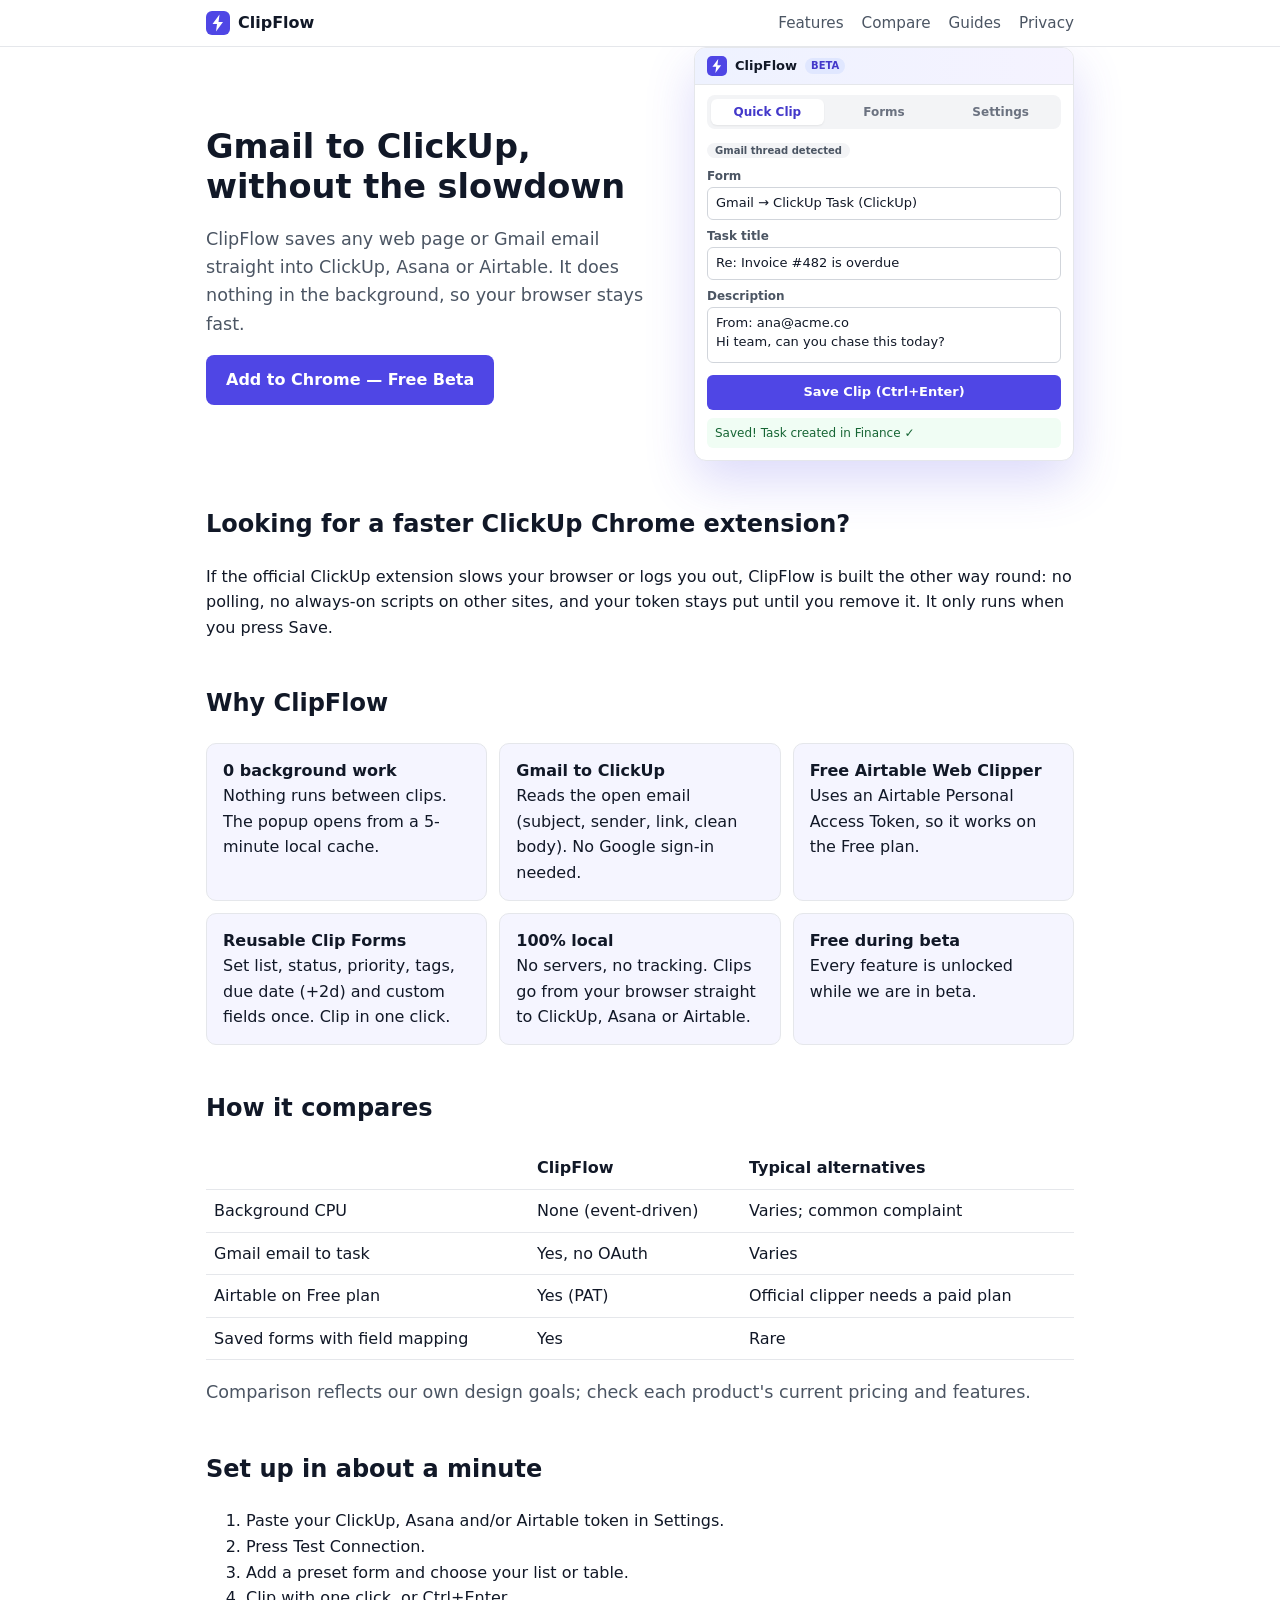
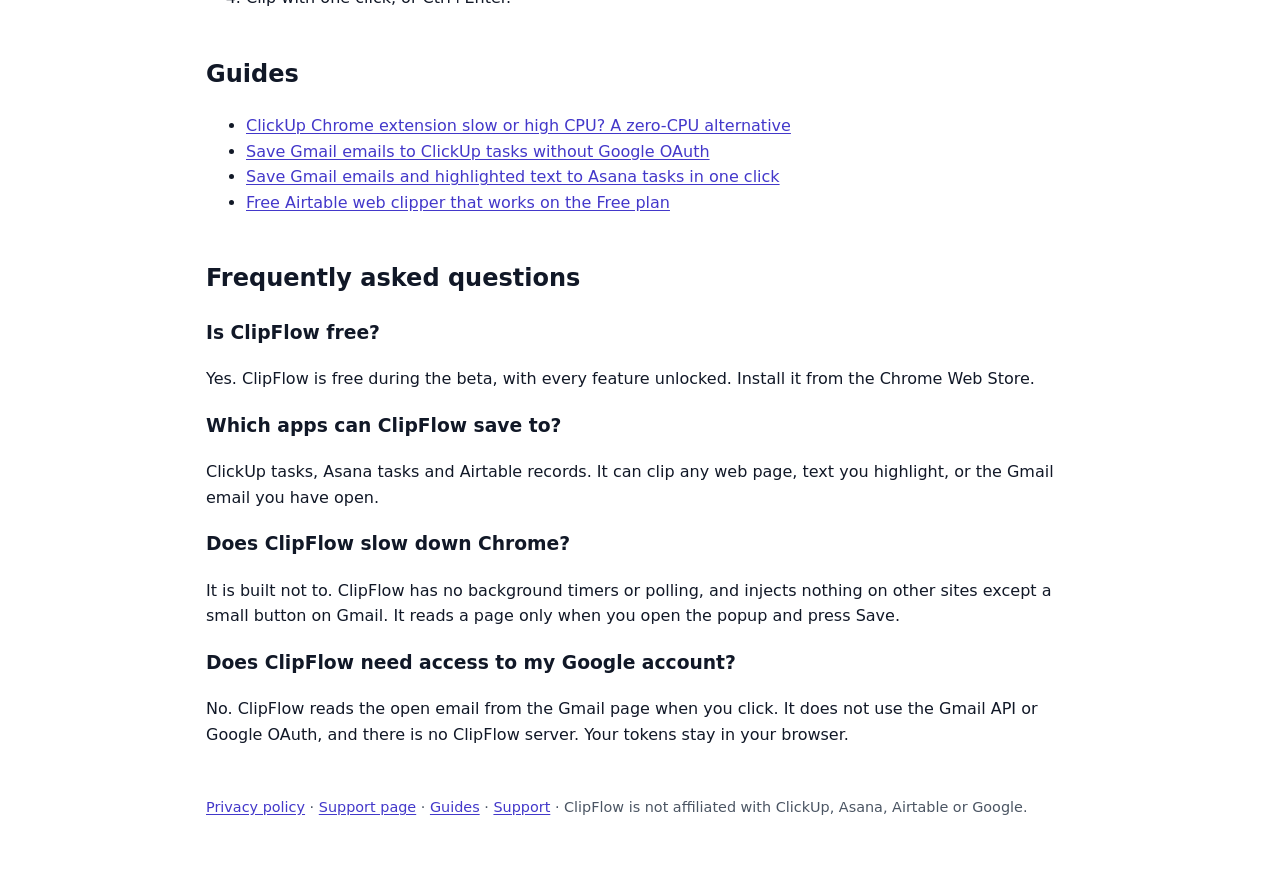
<file: index.html>
<!doctype html>
<html lang="en"><head><meta charset="utf-8"><meta name="viewport" content="width=device-width,initial-scale=1">
<title>ClipFlow: Gmail to ClickUp and Free Airtable Web Clipper</title>
<meta name="description" content="A fast Chrome extension that saves Gmail emails and web pages to ClickUp or Asana tasks or Airtable records. No background CPU use, reusable forms, 100% local.">
<link rel="icon" href="data:image/svg+xml,%3Csvg xmlns='http://www.w3.org/2000/svg' viewBox='0 0 24 24'%3E%3Crect width='24' height='24' rx='6' fill='%234f46e5'/%3E%3Cpath d='M13.5 3.5 6.5 13h4.5l-1 7.5 7-9.5H12.5z' fill='%23fff'/%3E%3C/svg%3E">
<link rel="stylesheet" href="style.css">


<!-- seo:start -->
<link rel="canonical" href="https://broompositive.github.io/clipflow-site/">
<meta property="og:type" content="website">
<meta property="og:site_name" content="ClipFlow">
<meta property="og:title" content="ClipFlow: Gmail to ClickUp and Free Airtable Web Clipper">
<meta property="og:description" content="A fast Chrome extension that saves Gmail emails and web pages to ClickUp or Asana tasks or Airtable records. No background CPU use, reusable forms, 100% local.">
<meta property="og:url" content="https://broompositive.github.io/clipflow-site/">
<meta property="og:image" content="https://broompositive.github.io/clipflow-site/og.png">
<meta name="twitter:card" content="summary_large_image">
<meta name="twitter:title" content="ClipFlow: Gmail to ClickUp and Free Airtable Web Clipper">
<meta name="twitter:description" content="A fast Chrome extension that saves Gmail emails and web pages to ClickUp or Asana tasks or Airtable records. No background CPU use, reusable forms, 100% local.">
<meta name="twitter:image" content="https://broompositive.github.io/clipflow-site/og.png">
<script type="application/ld+json">{"@context": "https://schema.org", "@type": "SoftwareApplication", "name": "ClipFlow", "description": "A fast Chrome extension that saves Gmail emails and web pages to ClickUp or Asana tasks or Airtable records. No background CPU use, reusable forms, 100% local.", "url": "https://broompositive.github.io/clipflow-site/", "downloadUrl": "https://chromewebstore.google.com/detail/clipflow/djokbldinhahcmceginmgedppkpegnlk", "installUrl": "https://chromewebstore.google.com/detail/clipflow/djokbldinhahcmceginmgedppkpegnlk", "applicationCategory": "BusinessApplication", "applicationSubCategory": "Browser extension", "operatingSystem": "Chrome", "browserRequirements": "Requires Google Chrome", "softwareVersion": "0.4.0", "isAccessibleForFree": true, "offers": {"@type": "Offer", "price": "0", "priceCurrency": "USD", "description": "Free beta: every feature unlocked"}, "featureList": ["Save web pages and highlighted text to ClickUp, Asana or Airtable", "Save the open Gmail email as a task without Google OAuth", "Airtable web clipper that works on the Free plan (Personal Access Token)", "Reusable clip forms with field mapping and CSS selectors", "No background CPU: event-driven, no polling", "100% local: no servers, no tracking"]}</script>
<script type="application/ld+json">{"@context": "https://schema.org", "@type": "FAQPage", "mainEntity": [{"@type": "Question", "name": "Is ClipFlow free?", "acceptedAnswer": {"@type": "Answer", "text": "Yes. ClipFlow is free during the beta, with every feature unlocked. Install it from the Chrome Web Store."}}, {"@type": "Question", "name": "Which apps can ClipFlow save to?", "acceptedAnswer": {"@type": "Answer", "text": "ClickUp tasks, Asana tasks and Airtable records. It can clip any web page, text you highlight, or the Gmail email you have open."}}, {"@type": "Question", "name": "Does ClipFlow slow down Chrome?", "acceptedAnswer": {"@type": "Answer", "text": "It is built not to. ClipFlow has no background timers or polling, and injects nothing on other sites except a small button on Gmail. It reads a page only when you open the popup and press Save."}}, {"@type": "Question", "name": "Does ClipFlow need access to my Google account?", "acceptedAnswer": {"@type": "Answer", "text": "No. ClipFlow reads the open email from the Gmail page when you click. It does not use the Gmail API or Google OAuth, and there is no ClipFlow server. Your tokens stay in your browser."}}]}</script>
<!-- seo:end -->
</head>
<body>
<header class="top"><div class="wrap"><a class="brand" href="index.html"><svg width="24" height="24" viewBox="0 0 24 24" aria-hidden="true"><rect width="24" height="24" rx="6" fill="#4f46e5"/><path d="M13.5 3.5 6.5 13h4.5l-1 7.5 7-9.5H12.5z" fill="#fff"/></svg><span>ClipFlow</span></a>
<nav aria-label="Main"><a href="index.html#features">Features</a><a href="index.html#compare">Compare</a><a href="index.html#guides">Guides</a><a href="privacy.html">Privacy</a></nav></div></header>
<main>
<section class="hero">
<div>
<h1>Gmail to ClickUp, without the slowdown</h1>
<p class="sub">ClipFlow saves any web page or Gmail email straight into ClickUp, Asana or Airtable. It does nothing in the background, so your browser stays fast.</p>
<p><a class="btn" href="https://chromewebstore.google.com/detail/clipflow/djokbldinhahcmceginmgedppkpegnlk" target="_blank" rel="noreferrer">Add to Chrome — Free Beta</a></p>
</div>
<div class="mock" role="img" aria-label="ClipFlow popup clipping a Gmail thread into a ClickUp task in one click">
<div class="mock-head"><svg width="20" height="20" viewBox="0 0 24 24"><rect width="24" height="24" rx="6" fill="#4f46e5"/><path d="M13.5 3.5 6.5 13h4.5l-1 7.5 7-9.5H12.5z" fill="#fff"/></svg><b>ClipFlow</b><i>Beta</i></div>
<div class="mock-tabs"><span class="on">Quick Clip</span><span>Forms</span><span>Settings</span></div>
<div class="mock-body">
<em>Gmail thread detected</em>
<small>Form</small><div class="f">Gmail → ClickUp Task (ClickUp)</div>
<small>Task title</small><div class="f">Re: Invoice #482 is overdue</div>
<small>Description</small><div class="f tall">From: ana@acme.co<br>Hi team, can you chase this today?</div>
<div class="go">Save Clip (Ctrl+Enter)</div>
<div class="ok">Saved! Task created in Finance ✓</div>
</div></div>
</section>

<h2>Looking for a faster ClickUp Chrome extension?</h2>
<p>If the official ClickUp extension slows your browser or logs you out, ClipFlow is built the other way round: no polling, no always-on scripts on other sites, and your token stays put until you remove it. It only runs when you press Save.</p>

<h2 id="features">Why ClipFlow</h2>
<div class="grid">
<div class="card"><b>0 background work</b><br>Nothing runs between clips. The popup opens from a 5-minute local cache.</div>
<div class="card"><b>Gmail to ClickUp</b><br>Reads the open email (subject, sender, link, clean body). No Google sign-in needed.</div>
<div class="card"><b>Free Airtable Web Clipper</b><br>Uses an Airtable Personal Access Token, so it works on the Free plan.</div>
<div class="card"><b>Reusable Clip Forms</b><br>Set list, status, priority, tags, due date (+2d) and custom fields once. Clip in one click.</div>
<div class="card"><b>100% local</b><br>No servers, no tracking. Clips go from your browser straight to ClickUp, Asana or Airtable.</div>
<div class="card"><b>Free during beta</b><br>Every feature is unlocked while we are in beta.</div>
</div>

<h2 id="compare">How it compares</h2>
<table><thead><tr><th></th><th>ClipFlow</th><th>Typical alternatives</th></tr></thead><tbody>
<tr><td>Background CPU</td><td>None (event-driven)</td><td>Varies; common complaint</td></tr>
<tr><td>Gmail email to task</td><td>Yes, no OAuth</td><td>Varies</td></tr>
<tr><td>Airtable on Free plan</td><td>Yes (PAT)</td><td>Official clipper needs a paid plan</td></tr>
<tr><td>Saved forms with field mapping</td><td>Yes</td><td>Rare</td></tr>
</tbody></table>
<p class="sub">Comparison reflects our own design goals; check each product's current pricing and features.</p>

<h2>Set up in about a minute</h2>
<ol><li>Paste your ClickUp, Asana and/or Airtable token in Settings.</li><li>Press Test Connection.</li><li>Add a preset form and choose your list or table.</li><li>Clip with one click, or Ctrl+Enter.</li></ol>

<h2 id="guides">Guides</h2>
<ul>
<li><a href="clickup-chrome-extension-slow.html">ClickUp Chrome extension slow or high CPU? A zero-CPU alternative</a></li>
<li><a href="gmail-to-clickup.html">Save Gmail emails to ClickUp tasks without Google OAuth</a></li>
<li><a href="gmail-to-asana.html">Save Gmail emails and highlighted text to Asana tasks in one click</a></li>
<li><a href="free-airtable-web-clipper.html">Free Airtable web clipper that works on the Free plan</a></li>
</ul>

<!-- faq:start -->
<section id="faq"><h2>Frequently asked questions</h2>
<h3>Is ClipFlow free?</h3>
<p>Yes. ClipFlow is free during the beta, with every feature unlocked. Install it from the Chrome Web Store.</p>
<h3>Which apps can ClipFlow save to?</h3>
<p>ClickUp tasks, Asana tasks and Airtable records. It can clip any web page, text you highlight, or the Gmail email you have open.</p>
<h3>Does ClipFlow slow down Chrome?</h3>
<p>It is built not to. ClipFlow has no background timers or polling, and injects nothing on other sites except a small button on Gmail. It reads a page only when you open the popup and press Save.</p>
<h3>Does ClipFlow need access to my Google account?</h3>
<p>No. ClipFlow reads the open email from the Gmail page when you click. It does not use the Gmail API or Google OAuth, and there is no ClipFlow server. Your tokens stay in your browser.</p>
</section>
<!-- faq:end -->
<footer><a href="privacy.html">Privacy policy</a> &middot; <a href="support.html">Support page</a> &middot; <a href="clickup-chrome-extension-slow.html">Guides</a> &middot; <a href="mailto:clipflow.support@gmail.com">Support</a> &middot; ClipFlow is not affiliated with ClickUp, Asana, Airtable or Google.</footer>
</main></body></html>
</file>
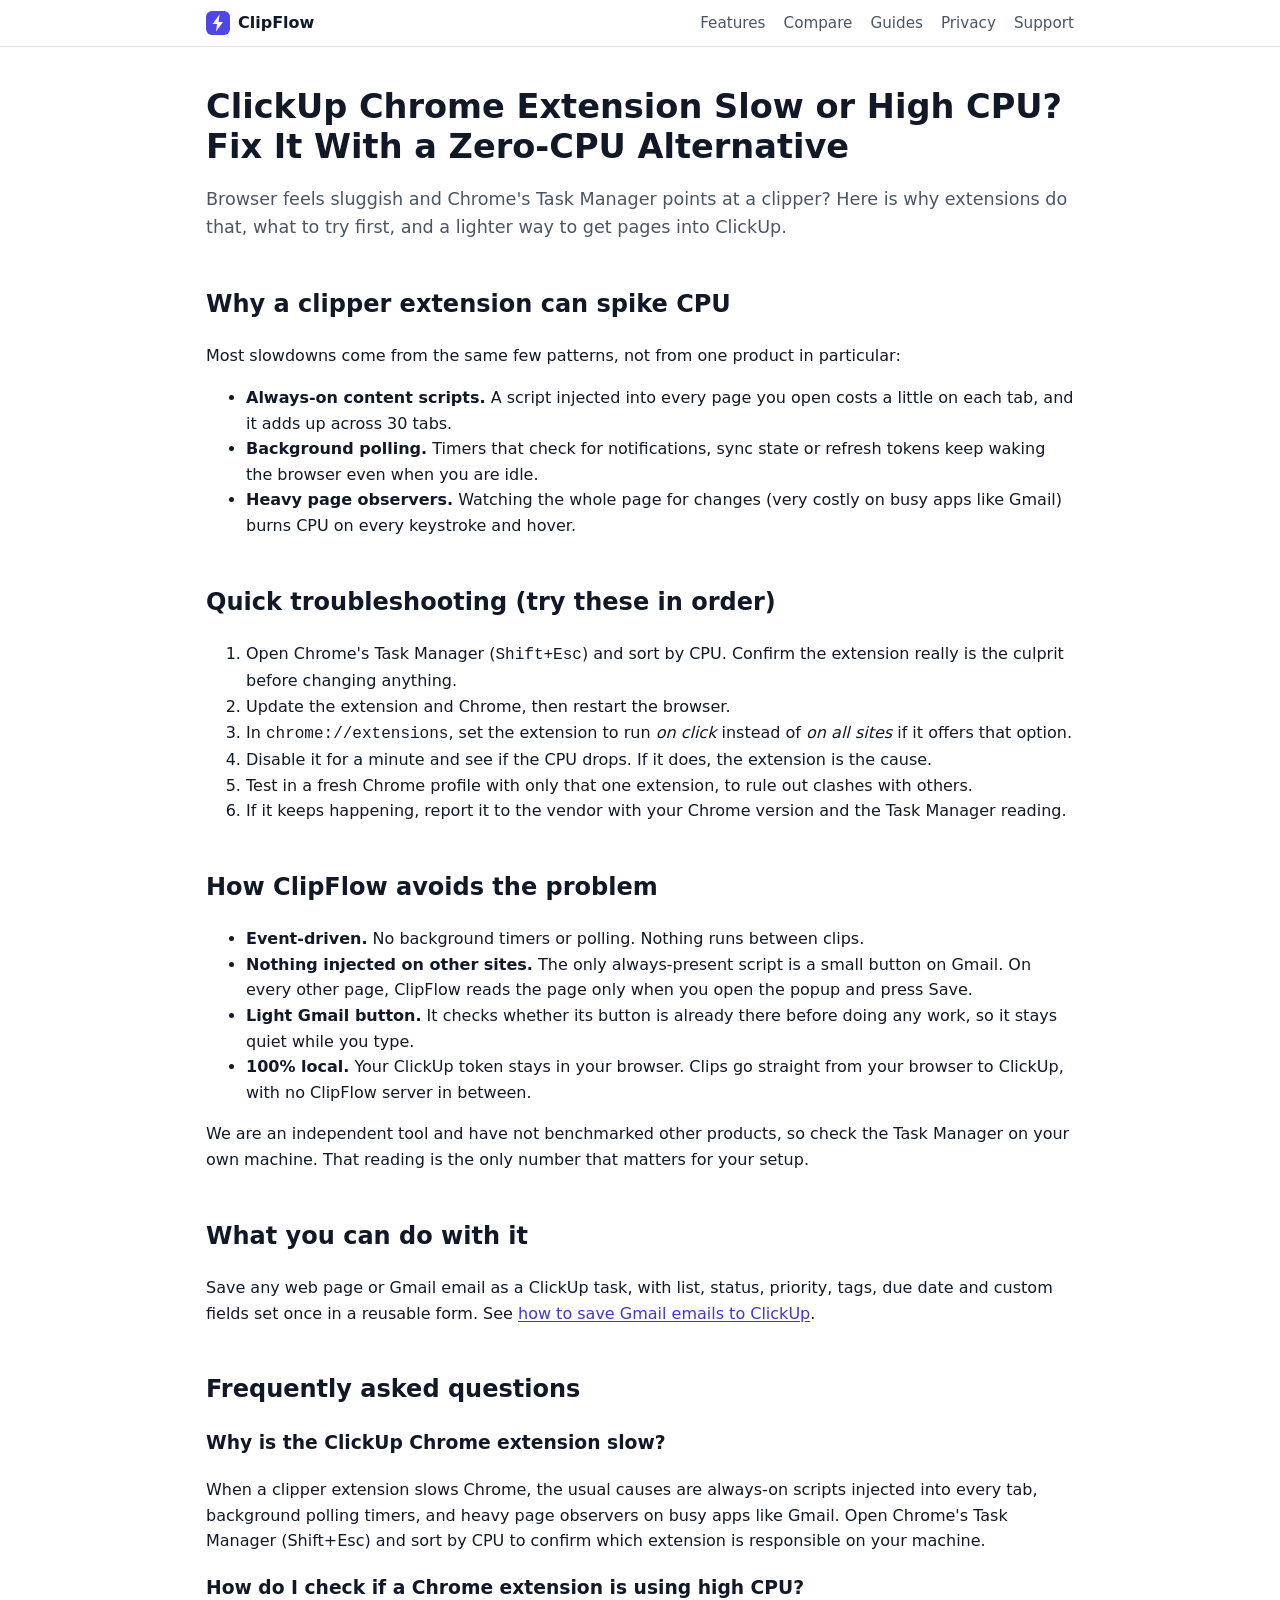
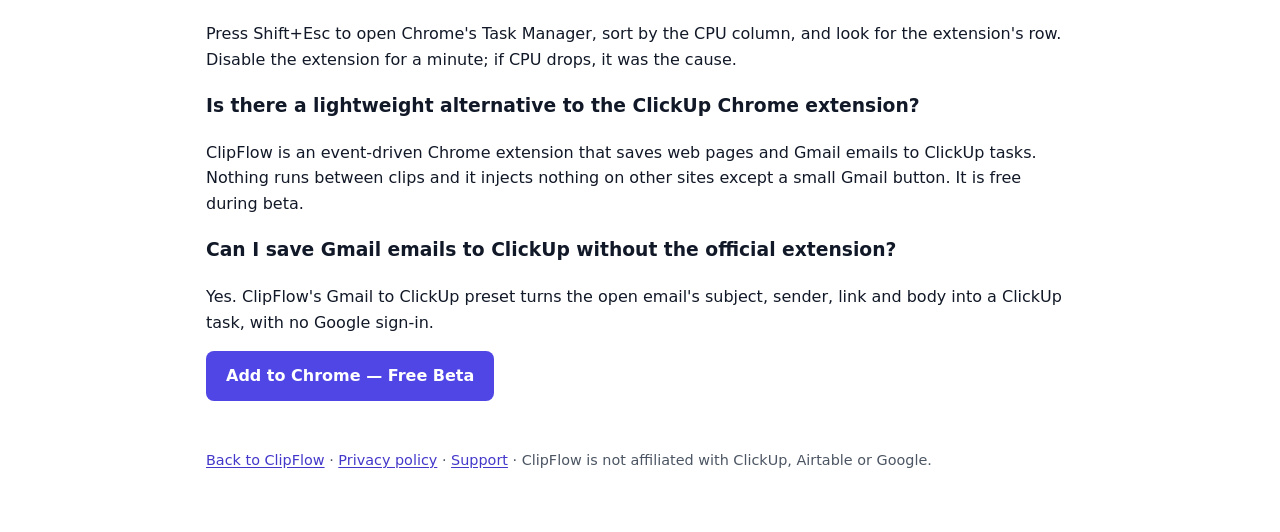
<file: clickup-chrome-extension-slow.html>
<!doctype html>
<html lang="en"><head><meta charset="utf-8"><meta name="viewport" content="width=device-width,initial-scale=1">
<title>ClickUp Chrome Extension Slow or High CPU? Fix It With a Zero-CPU Alternative | ClipFlow</title>
<meta name="description" content="ClickUp Chrome extension slow or using high CPU? Quick fixes to try, why it happens, and a lightweight event-driven alternative for saving pages and Gmail to ClickUp.">
<link rel="canonical" href="https://broompositive.github.io/clipflow-site/clickup-chrome-extension-slow.html">
<link rel="icon" href="data:image/svg+xml,%3Csvg xmlns='http://www.w3.org/2000/svg' viewBox='0 0 24 24'%3E%3Crect width='24' height='24' rx='6' fill='%234f46e5'/%3E%3Cpath d='M13.5 3.5 6.5 13h4.5l-1 7.5 7-9.5H12.5z' fill='%23fff'/%3E%3C/svg%3E">
<link rel="stylesheet" href="style.css">


<!-- seo:start -->
<meta property="og:type" content="website">
<meta property="og:site_name" content="ClipFlow">
<meta property="og:title" content="ClickUp Chrome Extension Slow or High CPU? Fix It With a Zero-CPU Alternative | ClipFlow">
<meta property="og:description" content="ClickUp Chrome extension slow or using high CPU? Quick fixes to try, why it happens, and a lightweight event-driven alternative for saving pages and Gmail to ClickUp.">
<meta property="og:url" content="https://broompositive.github.io/clipflow-site/clickup-chrome-extension-slow.html">
<meta property="og:image" content="https://broompositive.github.io/clipflow-site/og.png">
<meta name="twitter:card" content="summary_large_image">
<meta name="twitter:title" content="ClickUp Chrome Extension Slow or High CPU? Fix It With a Zero-CPU Alternative | ClipFlow">
<meta name="twitter:description" content="ClickUp Chrome extension slow or using high CPU? Quick fixes to try, why it happens, and a lightweight event-driven alternative for saving pages and Gmail to ClickUp.">
<meta name="twitter:image" content="https://broompositive.github.io/clipflow-site/og.png">
<script type="application/ld+json">{"@context": "https://schema.org", "@type": "HowTo", "name": "How to troubleshoot a slow or high-CPU ClickUp Chrome extension", "description": "ClickUp Chrome extension slow or using high CPU? Quick fixes to try, why it happens, and a lightweight event-driven alternative for saving pages and Gmail to ClickUp.", "url": "https://broompositive.github.io/clipflow-site/clickup-chrome-extension-slow.html", "tool": [{"@type": "HowToTool", "name": "ClipFlow Chrome extension"}], "step": [{"@type": "HowToStep", "position": 1, "text": "Open Chrome's Task Manager (Shift+Esc) and sort by CPU. Confirm the extension really is the culprit before changing anything."}, {"@type": "HowToStep", "position": 2, "text": "Update the extension and Chrome, then restart the browser."}, {"@type": "HowToStep", "position": 3, "text": "In chrome://extensions, set the extension to run on click instead of on all sites if it offers that option."}, {"@type": "HowToStep", "position": 4, "text": "Disable it for a minute and see if the CPU drops. If it does, the extension is the cause."}, {"@type": "HowToStep", "position": 5, "text": "Test in a fresh Chrome profile with only that one extension, to rule out clashes with others."}, {"@type": "HowToStep", "position": 6, "text": "If it keeps happening, report it to the vendor with your Chrome version and the Task Manager reading."}]}</script>
<script type="application/ld+json">{"@context": "https://schema.org", "@type": "FAQPage", "mainEntity": [{"@type": "Question", "name": "Why is the ClickUp Chrome extension slow?", "acceptedAnswer": {"@type": "Answer", "text": "When a clipper extension slows Chrome, the usual causes are always-on scripts injected into every tab, background polling timers, and heavy page observers on busy apps like Gmail. Open Chrome's Task Manager (Shift+Esc) and sort by CPU to confirm which extension is responsible on your machine."}}, {"@type": "Question", "name": "How do I check if a Chrome extension is using high CPU?", "acceptedAnswer": {"@type": "Answer", "text": "Press Shift+Esc to open Chrome's Task Manager, sort by the CPU column, and look for the extension's row. Disable the extension for a minute; if CPU drops, it was the cause."}}, {"@type": "Question", "name": "Is there a lightweight alternative to the ClickUp Chrome extension?", "acceptedAnswer": {"@type": "Answer", "text": "ClipFlow is an event-driven Chrome extension that saves web pages and Gmail emails to ClickUp tasks. Nothing runs between clips and it injects nothing on other sites except a small Gmail button. It is free during beta."}}, {"@type": "Question", "name": "Can I save Gmail emails to ClickUp without the official extension?", "acceptedAnswer": {"@type": "Answer", "text": "Yes. ClipFlow's Gmail to ClickUp preset turns the open email's subject, sender, link and body into a ClickUp task, with no Google sign-in."}}]}</script>
<!-- seo:end -->
</head>
<body>
<header class="top"><div class="wrap"><a class="brand" href="index.html"><svg width="24" height="24" viewBox="0 0 24 24" aria-hidden="true"><rect width="24" height="24" rx="6" fill="#4f46e5"/><path d="M13.5 3.5 6.5 13h4.5l-1 7.5 7-9.5H12.5z" fill="#fff"/></svg><span>ClipFlow</span></a>
<nav aria-label="Main"><a href="index.html#features">Features</a><a href="index.html#compare">Compare</a><a href="index.html#guides">Guides</a><a href="privacy.html">Privacy</a><a href="support.html">Support</a></nav></div></header>
<main>
<h1>ClickUp Chrome Extension Slow or High CPU? Fix It With a Zero-CPU Alternative</h1>
<p class="sub">Browser feels sluggish and Chrome's Task Manager points at a clipper? Here is why extensions do that, what to try first, and a lighter way to get pages into ClickUp.</p>

<h2>Why a clipper extension can spike CPU</h2>
<p>Most slowdowns come from the same few patterns, not from one product in particular:</p>
<ul>
<li><b>Always-on content scripts.</b> A script injected into every page you open costs a little on each tab, and it adds up across 30 tabs.</li>
<li><b>Background polling.</b> Timers that check for notifications, sync state or refresh tokens keep waking the browser even when you are idle.</li>
<li><b>Heavy page observers.</b> Watching the whole page for changes (very costly on busy apps like Gmail) burns CPU on every keystroke and hover.</li>
</ul>

<h2>Quick troubleshooting (try these in order)</h2>
<ol>
<li>Open Chrome's Task Manager (<code>Shift+Esc</code>) and sort by CPU. Confirm the extension really is the culprit before changing anything.</li>
<li>Update the extension and Chrome, then restart the browser.</li>
<li>In <code>chrome://extensions</code>, set the extension to run <i>on click</i> instead of <i>on all sites</i> if it offers that option.</li>
<li>Disable it for a minute and see if the CPU drops. If it does, the extension is the cause.</li>
<li>Test in a fresh Chrome profile with only that one extension, to rule out clashes with others.</li>
<li>If it keeps happening, report it to the vendor with your Chrome version and the Task Manager reading.</li>
</ol>

<h2>How ClipFlow avoids the problem</h2>
<ul>
<li><b>Event-driven.</b> No background timers or polling. Nothing runs between clips.</li>
<li><b>Nothing injected on other sites.</b> The only always-present script is a small button on Gmail. On every other page, ClipFlow reads the page only when you open the popup and press Save.</li>
<li><b>Light Gmail button.</b> It checks whether its button is already there before doing any work, so it stays quiet while you type.</li>
<li><b>100% local.</b> Your ClickUp token stays in your browser. Clips go straight from your browser to ClickUp, with no ClipFlow server in between.</li>
</ul>
<p>We are an independent tool and have not benchmarked other products, so check the Task Manager on your own machine. That reading is the only number that matters for your setup.</p>

<h2>What you can do with it</h2>
<p>Save any web page or Gmail email as a ClickUp task, with list, status, priority, tags, due date and custom fields set once in a reusable form. See <a href="gmail-to-clickup.html">how to save Gmail emails to ClickUp</a>.</p>
<!-- faq:start -->
<section id="faq"><h2>Frequently asked questions</h2>
<h3>Why is the ClickUp Chrome extension slow?</h3>
<p>When a clipper extension slows Chrome, the usual causes are always-on scripts injected into every tab, background polling timers, and heavy page observers on busy apps like Gmail. Open Chrome's Task Manager (Shift+Esc) and sort by CPU to confirm which extension is responsible on your machine.</p>
<h3>How do I check if a Chrome extension is using high CPU?</h3>
<p>Press Shift+Esc to open Chrome's Task Manager, sort by the CPU column, and look for the extension's row. Disable the extension for a minute; if CPU drops, it was the cause.</p>
<h3>Is there a lightweight alternative to the ClickUp Chrome extension?</h3>
<p>ClipFlow is an event-driven Chrome extension that saves web pages and Gmail emails to ClickUp tasks. Nothing runs between clips and it injects nothing on other sites except a small Gmail button. It is free during beta.</p>
<h3>Can I save Gmail emails to ClickUp without the official extension?</h3>
<p>Yes. ClipFlow's Gmail to ClickUp preset turns the open email's subject, sender, link and body into a ClickUp task, with no Google sign-in.</p>
</section>
<!-- faq:end -->
<p><a class="btn" href="https://chromewebstore.google.com/detail/clipflow/djokbldinhahcmceginmgedppkpegnlk" target="_blank" rel="noreferrer">Add to Chrome — Free Beta</a></p>
<footer><a href="index.html">Back to ClipFlow</a> &middot; <a href="privacy.html">Privacy policy</a> &middot; <a href="mailto:clipflow.support@gmail.com">Support</a> &middot; ClipFlow is not affiliated with ClickUp, Airtable or Google.</footer>
</main></body></html>
</file>
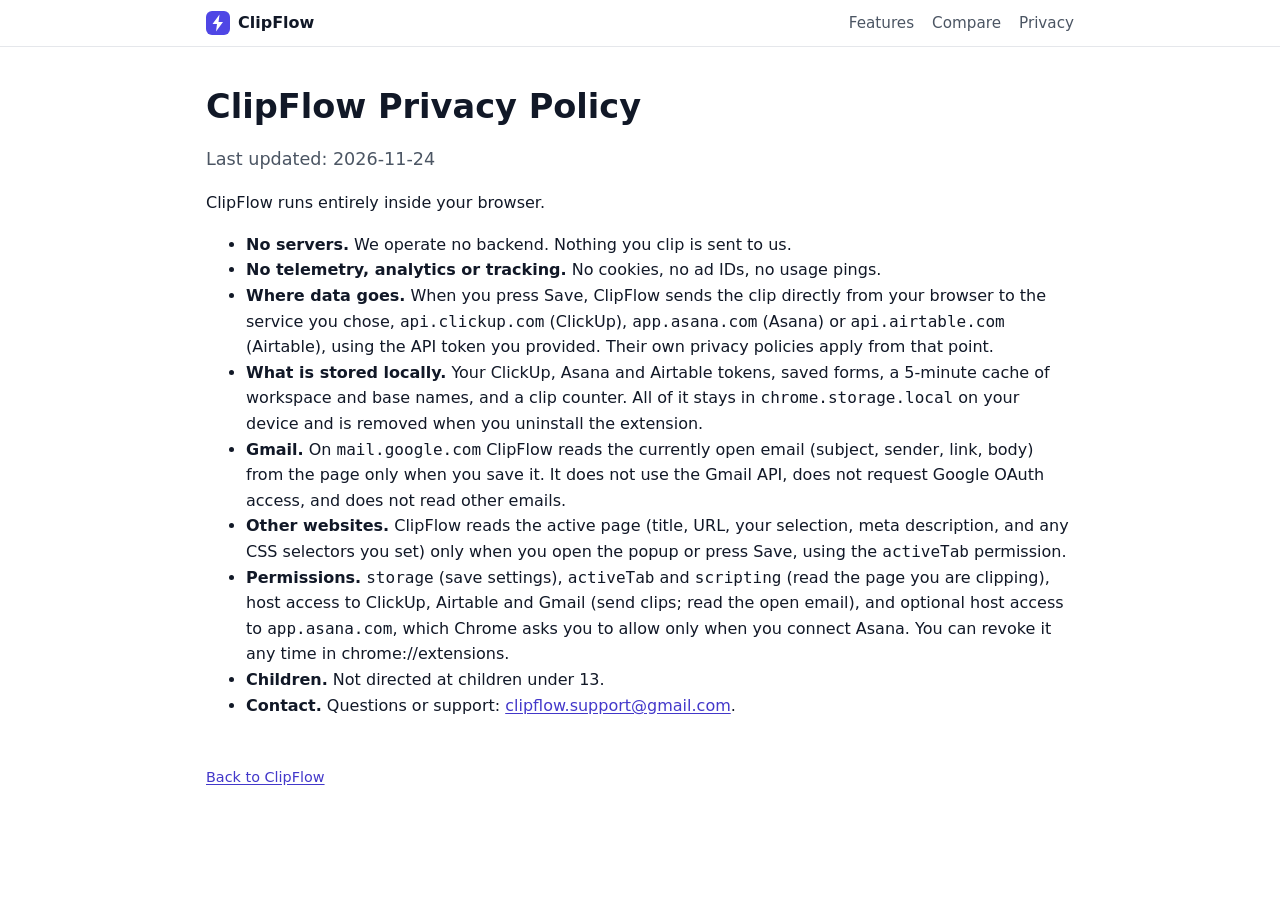
<file: privacy.html>
<!doctype html>
<html lang="en"><head><meta charset="utf-8"><meta name="viewport" content="width=device-width,initial-scale=1">
<title>ClipFlow Privacy Policy</title><link rel="icon" href="data:image/svg+xml,%3Csvg xmlns='http://www.w3.org/2000/svg' viewBox='0 0 24 24'%3E%3Crect width='24' height='24' rx='6' fill='%234f46e5'/%3E%3Cpath d='M13.5 3.5 6.5 13h4.5l-1 7.5 7-9.5H12.5z' fill='%23fff'/%3E%3C/svg%3E"><link rel="stylesheet" href="style.css">


<!-- seo:start -->
<meta name="description" content="ClipFlow privacy policy: no servers, no tracking. Clips go straight from your browser to ClickUp, Asana or Airtable using your own token.">
<link rel="canonical" href="https://broompositive.github.io/clipflow-site/privacy.html">
<meta property="og:type" content="website">
<meta property="og:site_name" content="ClipFlow">
<meta property="og:title" content="ClipFlow Privacy Policy">
<meta property="og:description" content="ClipFlow privacy policy: no servers, no tracking. Clips go straight from your browser to ClickUp, Asana or Airtable using your own token.">
<meta property="og:url" content="https://broompositive.github.io/clipflow-site/privacy.html">
<meta property="og:image" content="https://broompositive.github.io/clipflow-site/og.png">
<meta name="twitter:card" content="summary_large_image">
<meta name="twitter:title" content="ClipFlow Privacy Policy">
<meta name="twitter:description" content="ClipFlow privacy policy: no servers, no tracking. Clips go straight from your browser to ClickUp, Asana or Airtable using your own token.">
<meta name="twitter:image" content="https://broompositive.github.io/clipflow-site/og.png">
<!-- seo:end -->
</head>
<body>
<header class="top"><div class="wrap"><a class="brand" href="index.html"><svg width="24" height="24" viewBox="0 0 24 24" aria-hidden="true"><rect width="24" height="24" rx="6" fill="#4f46e5"/><path d="M13.5 3.5 6.5 13h4.5l-1 7.5 7-9.5H12.5z" fill="#fff"/></svg><span>ClipFlow</span></a>
<nav aria-label="Main"><a href="index.html#features">Features</a><a href="index.html#compare">Compare</a><a href="privacy.html">Privacy</a></nav></div></header>
<main>
<h1>ClipFlow Privacy Policy</h1>
<p class="sub">Last updated: 2026-11-24</p>
<p>ClipFlow runs entirely inside your browser.</p>
<ul>
<li><b>No servers.</b> We operate no backend. Nothing you clip is sent to us.</li>
<li><b>No telemetry, analytics or tracking.</b> No cookies, no ad IDs, no usage pings.</li>
<li><b>Where data goes.</b> When you press Save, ClipFlow sends the clip directly from your browser to the service you chose, <code>api.clickup.com</code> (ClickUp), <code>app.asana.com</code> (Asana) or <code>api.airtable.com</code> (Airtable), using the API token you provided. Their own privacy policies apply from that point.</li>
<li><b>What is stored locally.</b> Your ClickUp, Asana and Airtable tokens, saved forms, a 5-minute cache of workspace and base names, and a clip counter. All of it stays in <code>chrome.storage.local</code> on your device and is removed when you uninstall the extension.</li>
<li><b>Gmail.</b> On <code>mail.google.com</code> ClipFlow reads the currently open email (subject, sender, link, body) from the page only when you save it. It does not use the Gmail API, does not request Google OAuth access, and does not read other emails.</li>
<li><b>Other websites.</b> ClipFlow reads the active page (title, URL, your selection, meta description, and any CSS selectors you set) only when you open the popup or press Save, using the <code>activeTab</code> permission.</li>
<li><b>Permissions.</b> <code>storage</code> (save settings), <code>activeTab</code> and <code>scripting</code> (read the page you are clipping), host access to ClickUp, Airtable and Gmail (send clips; read the open email), and optional host access to <code>app.asana.com</code>, which Chrome asks you to allow only when you connect Asana. You can revoke it any time in chrome://extensions.</li>
<li><b>Children.</b> Not directed at children under 13.</li>
<li><b>Contact.</b> Questions or support: <a href="mailto:clipflow.support@gmail.com">clipflow.support@gmail.com</a>.</li>
</ul>
<footer><a href="index.html">Back to ClipFlow</a></footer>
</main></body></html>
</file>
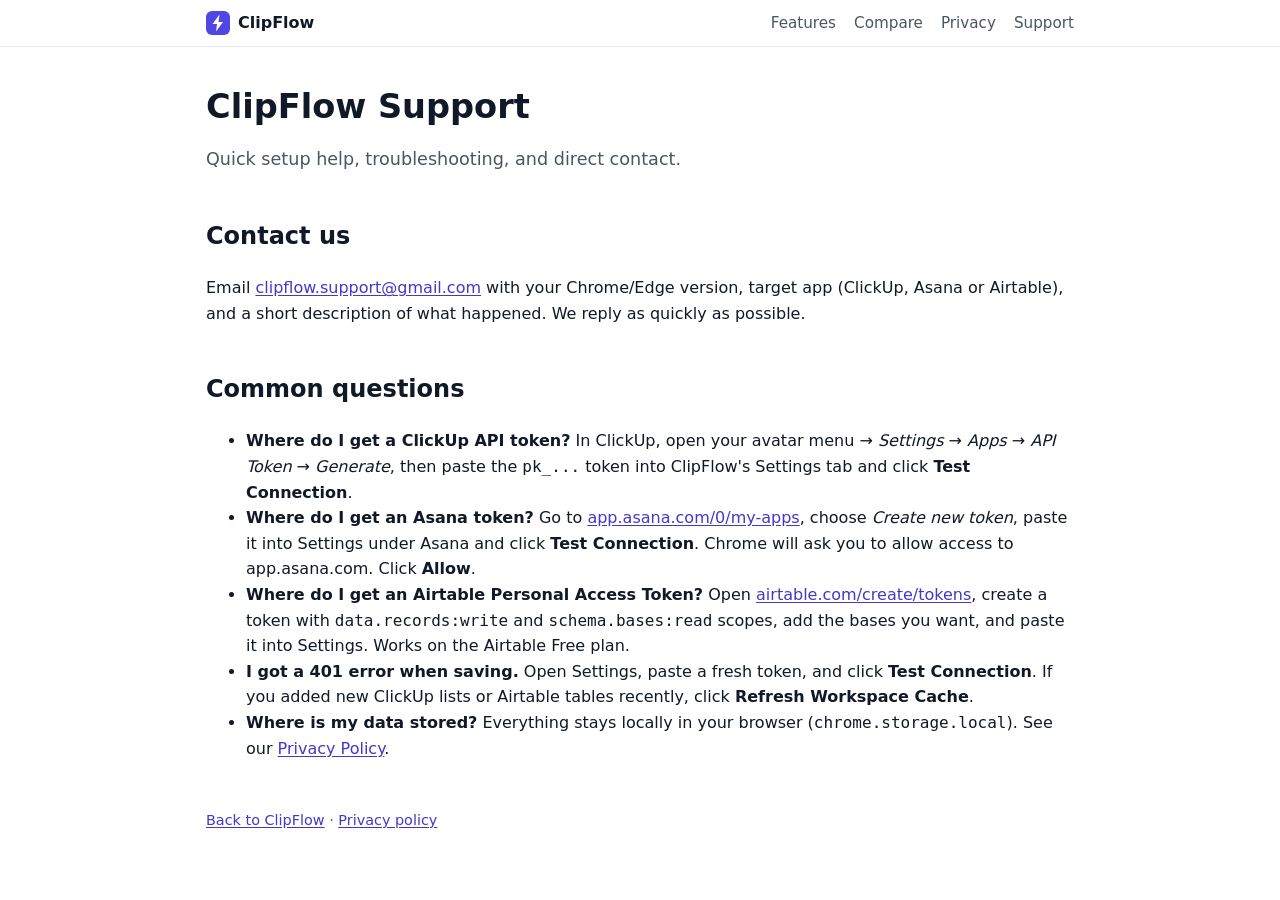
<file: support.html>
<!doctype html>
<html lang="en"><head><meta charset="utf-8"><meta name="viewport" content="width=device-width,initial-scale=1">
<title>ClipFlow Support</title>
<link rel="icon" href="data:image/svg+xml,%3Csvg xmlns='http://www.w3.org/2000/svg' viewBox='0 0 24 24'%3E%3Crect width='24' height='24' rx='6' fill='%234f46e5'/%3E%3Cpath d='M13.5 3.5 6.5 13h4.5l-1 7.5 7-9.5H12.5z' fill='%23fff'/%3E%3C/svg%3E">
<link rel="stylesheet" href="style.css">


<!-- seo:start -->
<meta name="description" content="ClipFlow support: how to get ClickUp, Asana and Airtable tokens, fix 401 errors, and contact us.">
<link rel="canonical" href="https://broompositive.github.io/clipflow-site/support.html">
<meta property="og:type" content="website">
<meta property="og:site_name" content="ClipFlow">
<meta property="og:title" content="ClipFlow Support">
<meta property="og:description" content="ClipFlow support: how to get ClickUp, Asana and Airtable tokens, fix 401 errors, and contact us.">
<meta property="og:url" content="https://broompositive.github.io/clipflow-site/support.html">
<meta property="og:image" content="https://broompositive.github.io/clipflow-site/og.png">
<meta name="twitter:card" content="summary_large_image">
<meta name="twitter:title" content="ClipFlow Support">
<meta name="twitter:description" content="ClipFlow support: how to get ClickUp, Asana and Airtable tokens, fix 401 errors, and contact us.">
<meta name="twitter:image" content="https://broompositive.github.io/clipflow-site/og.png">
<!-- seo:end -->
</head>
<body>
<header class="top"><div class="wrap"><a class="brand" href="index.html"><svg width="24" height="24" viewBox="0 0 24 24" aria-hidden="true"><rect width="24" height="24" rx="6" fill="#4f46e5"/><path d="M13.5 3.5 6.5 13h4.5l-1 7.5 7-9.5H12.5z" fill="#fff"/></svg><span>ClipFlow</span></a>
<nav aria-label="Main"><a href="index.html#features">Features</a><a href="index.html#compare">Compare</a><a href="privacy.html">Privacy</a><a href="support.html">Support</a></nav></div></header>
<main>
<h1>ClipFlow Support</h1>
<p class="sub">Quick setup help, troubleshooting, and direct contact.</p>

<h2>Contact us</h2>
<p>Email <a href="mailto:clipflow.support@gmail.com">clipflow.support@gmail.com</a> with your Chrome/Edge version, target app (ClickUp, Asana or Airtable), and a short description of what happened. We reply as quickly as possible.</p>

<h2>Common questions</h2>
<ul>
<li><b>Where do I get a ClickUp API token?</b> In ClickUp, open your avatar menu &rarr; <i>Settings</i> &rarr; <i>Apps</i> &rarr; <i>API Token</i> &rarr; <i>Generate</i>, then paste the <code>pk_...</code> token into ClipFlow's Settings tab and click <b>Test Connection</b>.</li>
<li><b>Where do I get an Asana token?</b> Go to <a href="https://app.asana.com/0/my-apps" target="_blank" rel="noreferrer">app.asana.com/0/my-apps</a>, choose <i>Create new token</i>, paste it into Settings under Asana and click <b>Test Connection</b>. Chrome will ask you to allow access to app.asana.com. Click <b>Allow</b>.</li>
<li><b>Where do I get an Airtable Personal Access Token?</b> Open <a href="https://airtable.com/create/tokens" target="_blank" rel="noreferrer">airtable.com/create/tokens</a>, create a token with <code>data.records:write</code> and <code>schema.bases:read</code> scopes, add the bases you want, and paste it into Settings. Works on the Airtable Free plan.</li>
<li><b>I got a 401 error when saving.</b> Open Settings, paste a fresh token, and click <b>Test Connection</b>. If you added new ClickUp lists or Airtable tables recently, click <b>Refresh Workspace Cache</b>.</li>
<li><b>Where is my data stored?</b> Everything stays locally in your browser (<code>chrome.storage.local</code>). See our <a href="privacy.html">Privacy Policy</a>.</li>
</ul>

<footer><a href="index.html">Back to ClipFlow</a> &middot; <a href="privacy.html">Privacy policy</a></footer>
</main></body></html>
</file>
<file: style.css>
:root{--ink:#111827;--mut:#4b5563;--brand:#4f46e5;--link:#4338ca;--bg:#fff;--card:#f5f5ff;--line:#e5e7eb}
@media(prefers-color-scheme:dark){:root{--ink:#f3f4f6;--mut:#9ca3af;--link:#a5b4fc;--bg:#0d0f18;--card:#171a2e;--line:#2a2e48}}
*{box-sizing:border-box}body{margin:0;font:16px/1.6 system-ui,-apple-system,"Segoe UI",sans-serif;color:var(--ink);background:var(--bg)}
main{max-width:900px;margin:0 auto;padding:0 16px 64px}
h1{font-size:2.1rem;line-height:1.2;margin:40px 0 8px}h2{margin-top:44px}
.sub{color:var(--mut);font-size:1.1rem}
.top{border-bottom:1px solid var(--line);background:var(--bg);position:sticky;top:0;z-index:5}
.wrap{max-width:900px;margin:0 auto;padding:10px 16px;display:flex;align-items:center;justify-content:space-between;gap:12px;flex-wrap:wrap}
.brand{display:flex;align-items:center;gap:8px;font-weight:700;color:var(--ink);text-decoration:none}
.top nav{display:flex;gap:18px}.top nav a{color:var(--mut);text-decoration:none;font-size:.95rem}.top nav a:hover{color:var(--ink);text-decoration:underline}
.btn{display:inline-block;background:var(--brand);color:#fff;padding:12px 20px;border-radius:8px;text-decoration:none;font-weight:600}
.btn[aria-disabled=true]{opacity:.6}
.grid{display:grid;gap:12px;grid-template-columns:repeat(auto-fit,minmax(220px,1fr))}
.card{background:var(--card);border:1px solid var(--line);border-radius:10px;padding:14px 16px}
table{width:100%;border-collapse:collapse}th,td{text-align:left;padding:8px;border-bottom:1px solid var(--line)}
a{color:var(--link);text-decoration:underline;text-underline-offset:2px}a:hover{filter:brightness(1.2);text-decoration-thickness:2px}
a:focus-visible{outline:2px solid var(--link);outline-offset:3px;border-radius:3px}
.btn,.btn:hover{color:#fff;text-decoration:none}
footer{margin-top:48px;color:var(--mut);font-size:.9rem}
.hero{display:grid;gap:32px;grid-template-columns:1.1fr 380px;align-items:center}
@media(max-width:820px){.hero{grid-template-columns:1fr}}
.mock{width:100%;max-width:380px;background:#fff;color:#111827;border:1px solid var(--line);border-radius:12px;box-shadow:0 20px 50px #4f46e533;overflow:hidden;font-size:13px;line-height:1.4;justify-self:center}
.mock-head{display:flex;align-items:center;gap:8px;padding:8px 12px;background:linear-gradient(90deg,#eef2ff,#f5f3ff);border-bottom:1px solid #e5e7eb}
.mock-head i{font-style:normal;font-size:10px;font-weight:700;text-transform:uppercase;background:#e0e7ff;color:#4338ca;border-radius:99px;padding:1px 6px}
.mock-tabs{display:flex;gap:4px;margin:10px 12px 0;padding:4px;background:#f3f4f6;border-radius:8px}
.mock-tabs span{flex:1;text-align:center;padding:5px 0;font-size:12px;font-weight:600;color:#6b7280;border-radius:6px}
.mock-tabs .on{background:#fff;color:#4338ca;box-shadow:0 1px 2px #0001}
.mock-body{padding:12px}.mock-body em{font-style:normal;font-size:10px;font-weight:600;background:#f3f4f6;color:#4b5563;border-radius:99px;padding:2px 8px}
.mock-body small{display:block;margin:8px 0 3px;font-size:12px;font-weight:600;color:#4b5563}
.f{border:1px solid #d1d5db;border-radius:6px;padding:6px 8px;background:#fff}.f.tall{min-height:56px}
.go{margin-top:12px;background:#4f46e5;color:#fff;text-align:center;border-radius:6px;padding:8px;font-weight:600}
.ok{margin-top:8px;background:#f0fdf4;color:#166534;border-radius:6px;padding:7px 8px;font-size:12px}
</file>
